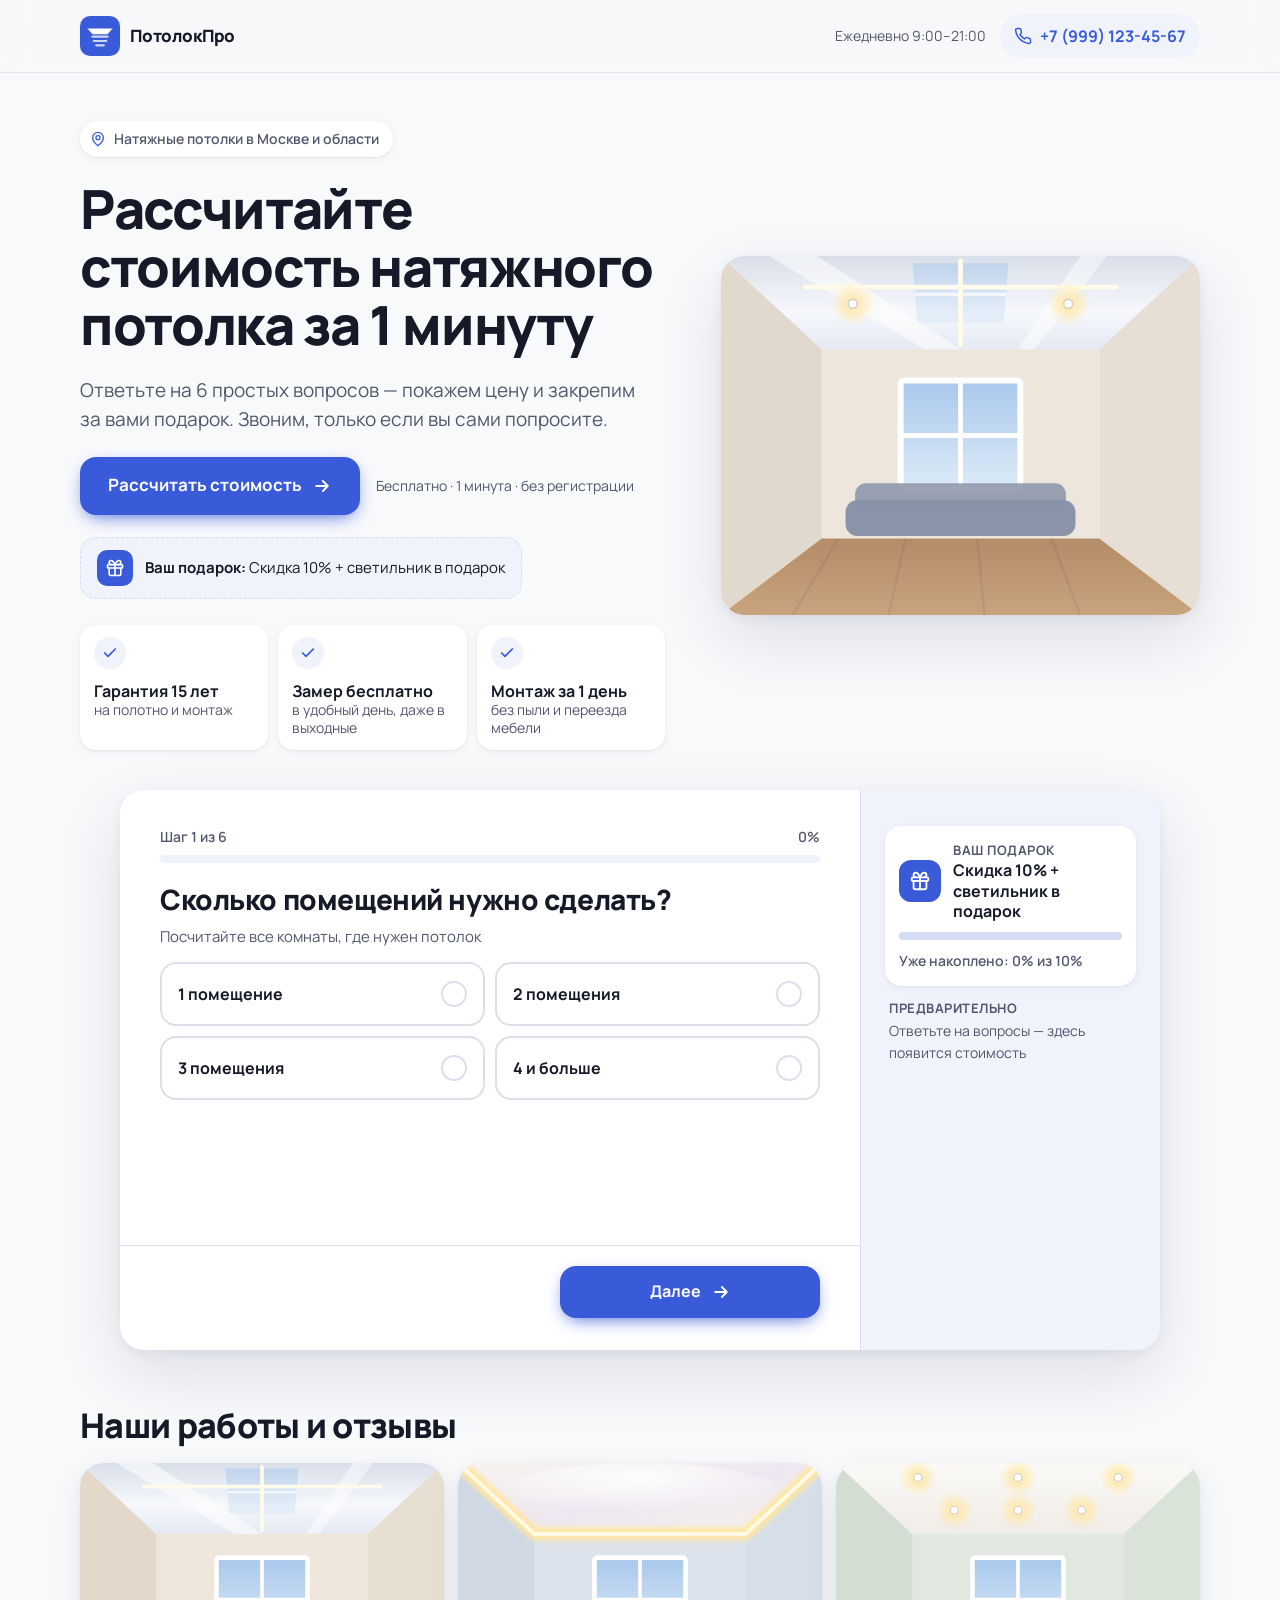
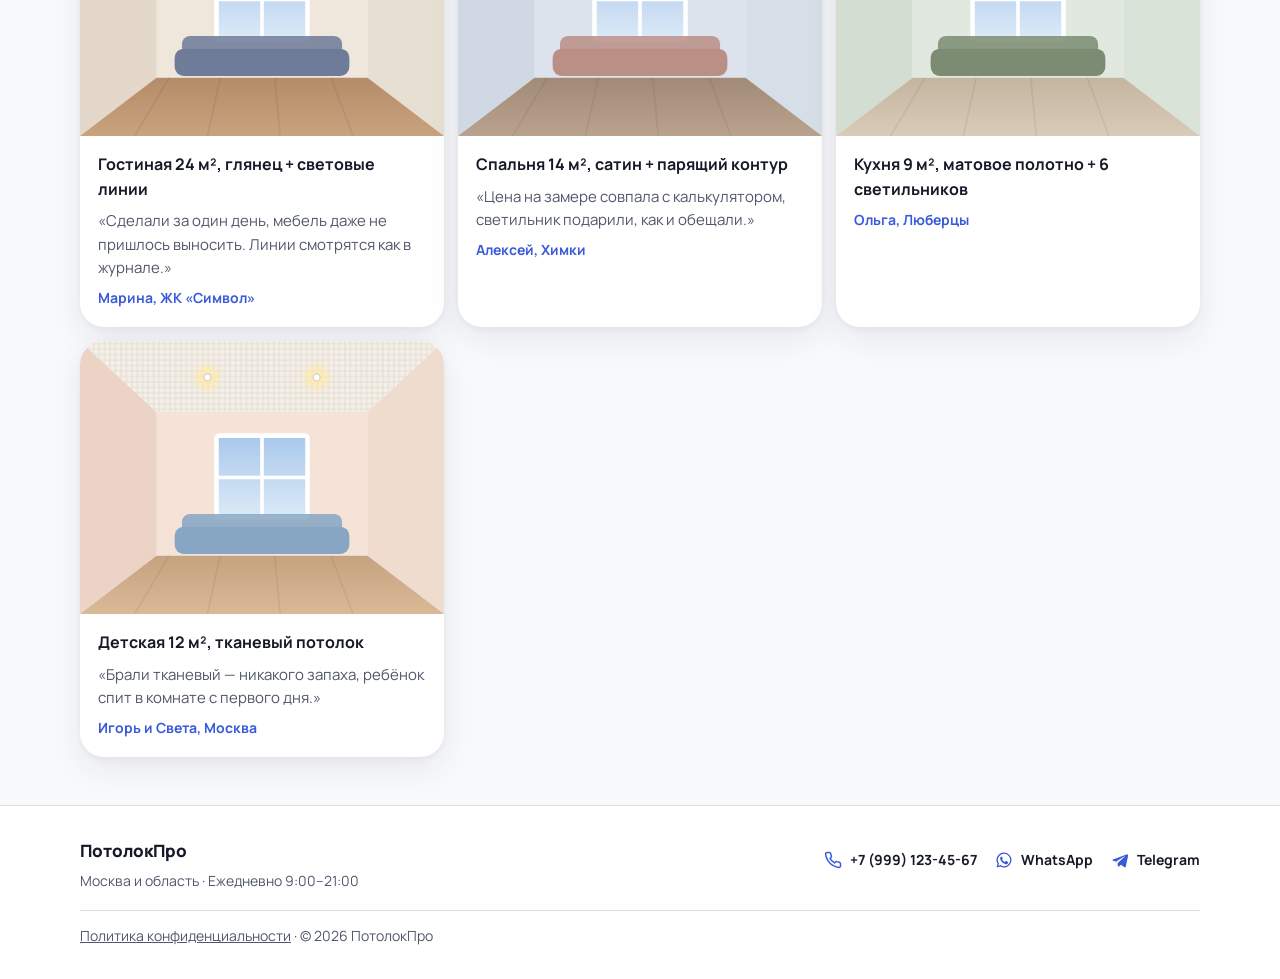
<file: index.html>
<!doctype html>
<html lang="ru">
<head>
  <meta charset="utf-8">
  <meta name="viewport" content="width=device-width, initial-scale=1, viewport-fit=cover">

  <!--
    SEO и превью ссылки в мессенджерах.
    title, description и favicon сайт сам подставит из таблицы (meta_title, meta_description, favicon_url).
    НО: Telegram, WhatsApp и ВКонтакте не запускают JavaScript, когда строят превью ссылки,
    поэтому строки og:* ниже нужно один раз поправить руками под свою компанию.
  -->
  <title>Калькулятор стоимости натяжного потолка</title>
  <meta name="description" content="Рассчитайте стоимость натяжного потолка за 1 минуту. Бесплатный замер, гарантия, монтаж за 1 день.">
  <meta property="og:type" content="website">
  <meta property="og:locale" content="ru_RU">
  <meta property="og:title" content="Рассчитайте стоимость натяжного потолка за 1 минуту">
  <meta property="og:description" content="Ответьте на 6 вопросов — покажем цену и закрепим за вами подарок.">
  <!-- После публикации замените на полный адрес: https://ваш-сайт.ru/img/og-image.png -->
  <meta property="og:image" content="img/og-image.png">
  <meta property="og:image:width" content="1200">
  <meta property="og:image:height" content="630">
  <meta name="twitter:card" content="summary_large_image">
  <meta name="theme-color" content="#3A5BD9">
  <link rel="icon" href="img/favicon.svg" type="image/svg+xml">
  <link rel="apple-touch-icon" href="img/apple-touch-icon.png">

  <!-- Шрифт Manrope с кириллицей. display=swap — текст виден сразу, даже пока шрифт грузится -->
  <link rel="preconnect" href="https://fonts.googleapis.com">
  <link rel="preconnect" href="https://fonts.gstatic.com" crossorigin>
  <link rel="stylesheet" href="https://fonts.googleapis.com/css2?family=Manrope:wght@400;500;600;700;800&display=swap">

  <!-- Заранее начинаем качать настройки, чтобы страница появилась быстрее -->
  <link rel="preload" href="config.json" as="fetch" crossorigin="anonymous">
  <link rel="stylesheet" href="styles.css">
</head>
<body id="top" data-page="quiz">
  <a class="skip-link" href="#quiz">Перейти к расчёту стоимости</a>

  <header class="site-header" id="site-header">
    <div class="container header__inner">
      <span class="skeleton skeleton--brand"></span>
    </div>
  </header>

  <main>
    <!-- Первый экран -->
    <section class="hero" aria-labelledby="hero-title">
      <div class="container hero__inner" id="hero-inner">
        <div class="hero__content" aria-busy="true">
          <span class="skeleton skeleton--badge"></span>
          <span class="skeleton skeleton--title"></span>
          <span class="skeleton skeleton--title skeleton--short"></span>
          <span class="skeleton skeleton--text"></span>
          <span class="skeleton skeleton--btn"></span>
        </div>
      </div>
    </section>

    <!-- Квиз-калькулятор -->
    <section class="quiz-section" id="quiz" aria-label="Калькулятор стоимости">
      <div class="container">
        <div class="quiz" id="quiz-root"></div>
      </div>
    </section>

    <!-- Наши работы и отзывы (появится, если заполнен лист «Отзывы и работы») -->
    <section class="works" id="works" hidden></section>
  </main>

  <footer class="site-footer" id="site-footer"></footer>

  <noscript>
    <div class="noscript">Для расчёта стоимости включите JavaScript в браузере или позвоните нам.</div>
  </noscript>

  <script src="app.js" defer></script>
</body>
</html>
</file>
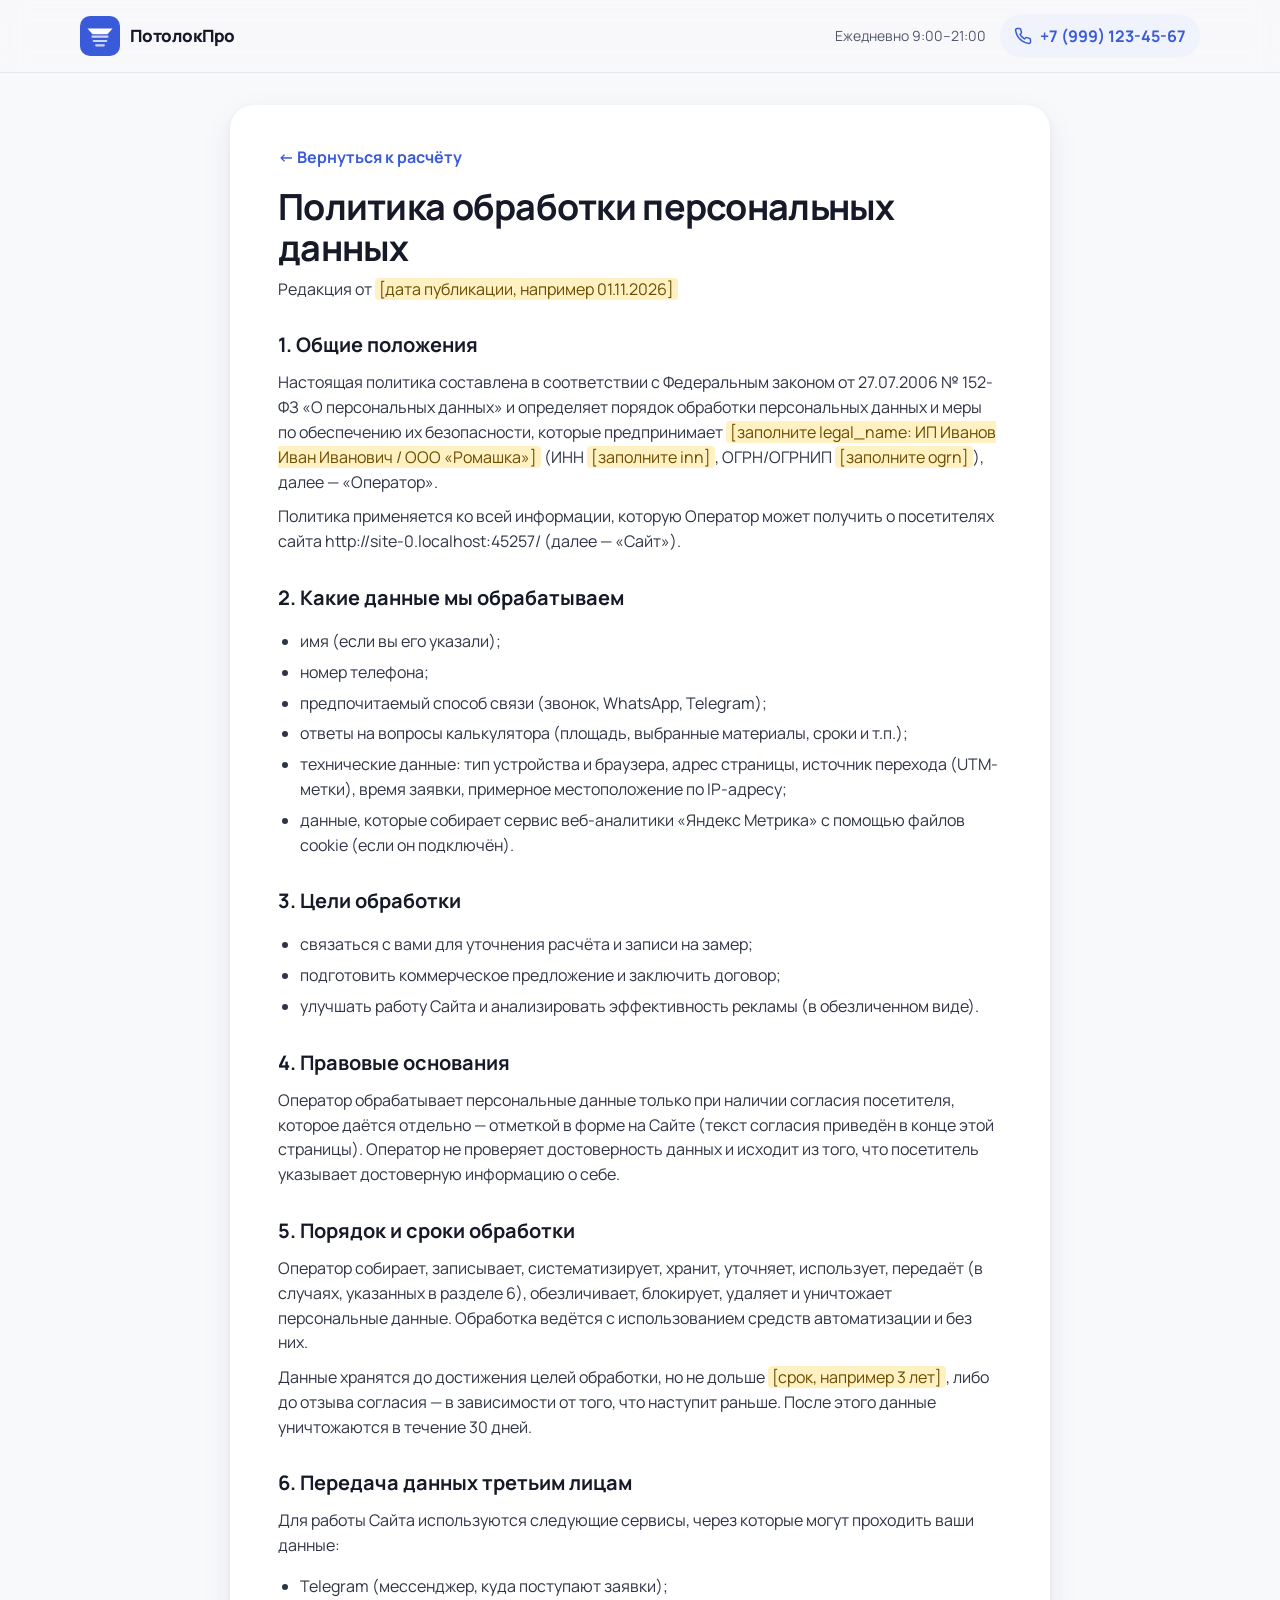
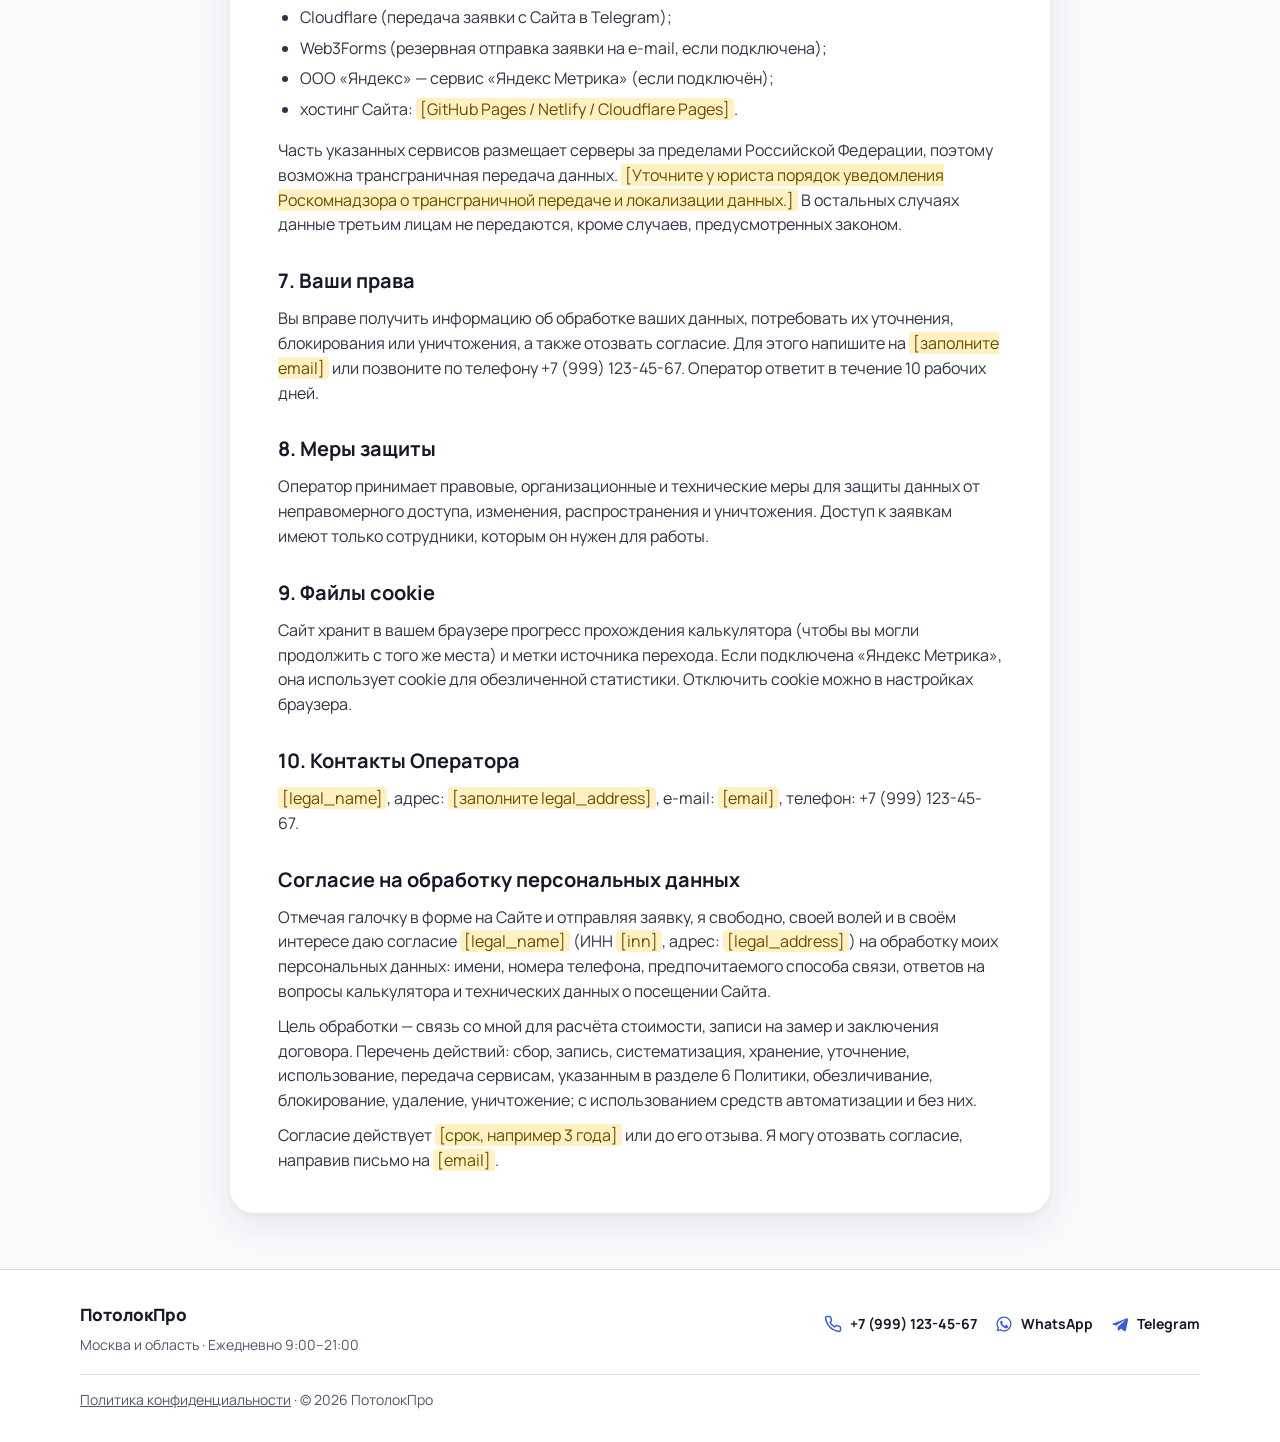
<file: policy.html>
<!doctype html>
<html lang="ru">
<head>
  <meta charset="utf-8">
  <meta name="viewport" content="width=device-width, initial-scale=1, viewport-fit=cover">
  <title>Политика обработки персональных данных</title>
  <meta name="robots" content="noindex, follow">
  <meta name="theme-color" content="#3A5BD9">
  <link rel="icon" href="img/favicon.svg" type="image/svg+xml">
  <link rel="preconnect" href="https://fonts.googleapis.com">
  <link rel="preconnect" href="https://fonts.gstatic.com" crossorigin>
  <link rel="stylesheet" href="https://fonts.googleapis.com/css2?family=Manrope:wght@400;500;600;700;800&display=swap">
  <link rel="stylesheet" href="styles.css">
</head>
<!--
  ШАБЛОН. Реквизиты (название, ИНН, ОГРН, адрес, e-mail) подставляются автоматически
  из листа «Настройки»: legal_name, inn, ogrn, legal_address, email.
  Пока поле не заполнено, на странице видна жёлтая пометка «[заполните …]».
  Перед запуском обязательно покажите этот текст юристу: шаблон не заменяет консультацию.
-->
<body data-page="policy">
  <header class="site-header" id="site-header"></header>

  <main class="doc">
    <div class="container">
      <article class="doc__card">
        <a class="doc__back" href="index.html">← Вернуться к расчёту</a>
        <h1>Политика обработки персональных данных</h1>
        <p class="doc__meta">Редакция от <span class="fill-me">[дата публикации, например 01.11.2026]</span></p>

        <h2>1. Общие положения</h2>
        <p>
          Настоящая политика составлена в соответствии с Федеральным законом от 27.07.2006 № 152-ФЗ
          «О персональных данных» и определяет порядок обработки персональных данных и меры по обеспечению
          их безопасности, которые предпринимает
          <span data-s="legal_name" class="fill-me">[заполните legal_name: ИП Иванов Иван Иванович / ООО «Ромашка»]</span>
          (ИНН <span data-s="inn" class="fill-me">[заполните inn]</span>,
          ОГРН/ОГРНИП <span data-s="ogrn" class="fill-me">[заполните ogrn]</span>),
          далее — «Оператор».
        </p>
        <p>
          Политика применяется ко всей информации, которую Оператор может получить о посетителях сайта
          <span data-s="site" class="fill-me">[адрес сайта]</span> (далее — «Сайт»).
        </p>

        <h2>2. Какие данные мы обрабатываем</h2>
        <ul>
          <li>имя (если вы его указали);</li>
          <li>номер телефона;</li>
          <li>предпочитаемый способ связи (звонок, WhatsApp, Telegram);</li>
          <li>ответы на вопросы калькулятора (площадь, выбранные материалы, сроки и т.п.);</li>
          <li>технические данные: тип устройства и браузера, адрес страницы, источник перехода (UTM-метки), время заявки, примерное местоположение по IP-адресу;</li>
          <li>данные, которые собирает сервис веб-аналитики «Яндекс Метрика» с помощью файлов cookie (если он подключён).</li>
        </ul>

        <h2>3. Цели обработки</h2>
        <ul>
          <li>связаться с вами для уточнения расчёта и записи на замер;</li>
          <li>подготовить коммерческое предложение и заключить договор;</li>
          <li>улучшать работу Сайта и анализировать эффективность рекламы (в обезличенном виде).</li>
        </ul>

        <h2>4. Правовые основания</h2>
        <p>
          Оператор обрабатывает персональные данные только при наличии согласия посетителя, которое
          даётся отдельно — отметкой в форме на Сайте (текст согласия приведён в конце этой страницы).
          Оператор не проверяет достоверность данных и исходит из того, что посетитель указывает
          достоверную информацию о себе.
        </p>

        <h2>5. Порядок и сроки обработки</h2>
        <p>
          Оператор собирает, записывает, систематизирует, хранит, уточняет, использует, передаёт (в случаях,
          указанных в разделе 6), обезличивает, блокирует, удаляет и уничтожает персональные данные.
          Обработка ведётся с использованием средств автоматизации и без них.
        </p>
        <p>
          Данные хранятся до достижения целей обработки, но не дольше
          <span class="fill-me">[срок, например 3 лет]</span>, либо до отзыва согласия — в зависимости от того,
          что наступит раньше. После этого данные уничтожаются в течение 30 дней.
        </p>

        <h2>6. Передача данных третьим лицам</h2>
        <p>Для работы Сайта используются следующие сервисы, через которые могут проходить ваши данные:</p>
        <ul>
          <li>Telegram (мессенджер, куда поступают заявки);</li>
          <li>Cloudflare (передача заявки с Сайта в Telegram);</li>
          <li>Web3Forms (резервная отправка заявки на e-mail, если подключена);</li>
          <li>ООО «Яндекс» — сервис «Яндекс Метрика» (если подключён);</li>
          <li>хостинг Сайта: <span class="fill-me">[GitHub Pages / Netlify / Cloudflare Pages]</span>.</li>
        </ul>
        <p>
          Часть указанных сервисов размещает серверы за пределами Российской Федерации, поэтому возможна
          трансграничная передача данных. <span class="fill-me">[Уточните у юриста порядок уведомления Роскомнадзора о трансграничной передаче и локализации данных.]</span>
          В остальных случаях данные третьим лицам не передаются, кроме случаев, предусмотренных законом.
        </p>

        <h2>7. Ваши права</h2>
        <p>
          Вы вправе получить информацию об обработке ваших данных, потребовать их уточнения, блокирования
          или уничтожения, а также отозвать согласие. Для этого напишите на
          <span data-s="email" class="fill-me">[заполните email]</span>
          или позвоните по телефону <span data-s="phone" class="fill-me">[телефон]</span>.
          Оператор ответит в течение 10 рабочих дней.
        </p>

        <h2>8. Меры защиты</h2>
        <p>
          Оператор принимает правовые, организационные и технические меры для защиты данных от
          неправомерного доступа, изменения, распространения и уничтожения. Доступ к заявкам имеют только
          сотрудники, которым он нужен для работы.
        </p>

        <h2>9. Файлы cookie</h2>
        <p>
          Сайт хранит в вашем браузере прогресс прохождения калькулятора (чтобы вы могли продолжить с того же
          места) и метки источника перехода. Если подключена «Яндекс Метрика», она использует cookie для
          обезличенной статистики. Отключить cookie можно в настройках браузера.
        </p>

        <h2>10. Контакты Оператора</h2>
        <p>
          <span data-s="legal_name" class="fill-me">[legal_name]</span>,
          адрес: <span data-s="legal_address" class="fill-me">[заполните legal_address]</span>,
          e-mail: <span data-s="email" class="fill-me">[email]</span>,
          телефон: <span data-s="phone" class="fill-me">[телефон]</span>.
        </p>

        <h2 id="consent">Согласие на обработку персональных данных</h2>
        <p>
          Отмечая галочку в форме на Сайте и отправляя заявку, я свободно, своей волей и в своём интересе
          даю согласие <span data-s="legal_name" class="fill-me">[legal_name]</span>
          (ИНН <span data-s="inn" class="fill-me">[inn]</span>, адрес:
          <span data-s="legal_address" class="fill-me">[legal_address]</span>)
          на обработку моих персональных данных: имени, номера телефона, предпочитаемого способа связи,
          ответов на вопросы калькулятора и технических данных о посещении Сайта.
        </p>
        <p>
          Цель обработки — связь со мной для расчёта стоимости, записи на замер и заключения договора.
          Перечень действий: сбор, запись, систематизация, хранение, уточнение, использование, передача
          сервисам, указанным в разделе 6 Политики, обезличивание, блокирование, удаление, уничтожение;
          с использованием средств автоматизации и без них.
        </p>
        <p>
          Согласие действует <span class="fill-me">[срок, например 3 года]</span> или до его отзыва.
          Я могу отозвать согласие, направив письмо на <span data-s="email" class="fill-me">[email]</span>.
        </p>
      </article>
    </div>
  </main>

  <footer class="site-footer" id="site-footer"></footer>
  <script src="app.js" defer></script>
</body>
</html>
</file>
<file: styles.css>
/* ==========================================================================
   Квиз-калькулятор — styles.css
   Mobile-first: сначала стили для телефона, ниже — для широких экранов.
   Цвета бренда приходят из настроек: app.js записывает их в переменные --c-*.
   ========================================================================== */

/* ---------- 1. Переменные (значения по умолчанию до загрузки настроек) ---------- */
:root {
  --c-primary: #3a5bd9;
  --c-primary-hover: #2945b8;
  --c-on-primary: #ffffff;
  --c-primary-ink: #2f4fc9;
  --c-primary-soft: #f1f4fe;
  --c-primary-soft-2: #dbe2fa;
  --c-bg: #f7f8fc;
  --c-surface: #ffffff;
  --c-ink: #161b2e;
  --c-muted: #535a6e;
  --c-line: #dfe3ee;
  --c-error: #c62828;
  --c-warn-bg: #fff6e6;
  --c-warn-line: #f3d18c;
  --c-wa: #1fa855;
  --c-tg: #229ed9;
  --shadow-hsl: 228 40% 22%;

  --font: 'Manrope', system-ui, -apple-system, 'Segoe UI', Roboto, Arial, sans-serif;
  --radius-s: 12px;
  --radius-m: 16px;
  --radius-l: 24px;
  --shadow-s: 0 1px 2px hsl(var(--shadow-hsl) / 0.06), 0 2px 8px hsl(var(--shadow-hsl) / 0.05);
  --shadow-m: 0 2px 6px hsl(var(--shadow-hsl) / 0.05), 0 12px 32px hsl(var(--shadow-hsl) / 0.08);
  --shadow-l: 0 4px 12px hsl(var(--shadow-hsl) / 0.05), 0 24px 64px hsl(var(--shadow-hsl) / 0.12);
  --ease: cubic-bezier(0.2, 0.7, 0.2, 1);
  --header-h: 64px;
}

/* ---------- 2. Базовые стили ---------- */
*,
*::before,
*::after { box-sizing: border-box; }

html {
  -webkit-text-size-adjust: 100%;
  scroll-padding-top: calc(var(--header-h) + 12px);
}

body {
  margin: 0;
  min-height: 100vh;
  font-family: var(--font);
  font-size: 16px;
  line-height: 1.55;
  color: var(--c-ink);
  background: var(--c-bg);
  -webkit-font-smoothing: antialiased;
  overflow-x: hidden;
}

img, svg { display: block; max-width: 100%; }
svg { flex-shrink: 0; }
button, input, select, textarea { font: inherit; color: inherit; }
button { cursor: pointer; }
a { color: var(--c-primary-ink); }
h1, h2, h3, p { margin: 0; }
[hidden] { display: none !important; }

:focus-visible {
  outline: 3px solid var(--c-primary-ink);
  outline-offset: 3px;
  border-radius: 6px;
}

.container {
  width: min(100% - 32px, 1120px);
  margin-inline: auto;
}

.skip-link {
  position: absolute;
  left: 16px;
  top: -100px;
  z-index: 100;
  padding: 12px 18px;
  background: var(--c-ink);
  color: #fff;
  border-radius: var(--radius-s);
  font-weight: 700;
  text-decoration: none;
}
.skip-link:focus { top: 12px; }

.noscript {
  padding: 16px;
  text-align: center;
  background: var(--c-warn-bg);
}

/* ---------- 3. Кнопки ---------- */
.btn {
  display: inline-flex;
  align-items: center;
  justify-content: center;
  gap: 10px;
  min-height: 52px;
  padding: 12px 22px;
  border: 2px solid transparent;
  border-radius: var(--radius-m);
  font-weight: 700;
  font-size: 16px;
  line-height: 1.2;
  text-decoration: none;
  text-align: center;
  transition: background-color 0.2s var(--ease), border-color 0.2s var(--ease), transform 0.15s var(--ease), box-shadow 0.2s var(--ease);
  -webkit-tap-highlight-color: transparent;
}
.btn svg { width: 20px; height: 20px; }
.btn:active { transform: translateY(1px) scale(0.99); }
.btn:disabled { cursor: not-allowed; opacity: 0.6; }

.btn--primary {
  background: var(--c-primary);
  color: var(--c-on-primary);
  box-shadow: 0 6px 18px -6px var(--c-primary);
}
.btn--primary:hover { background: var(--c-primary-hover); }

.btn--ghost {
  background: transparent;
  color: var(--c-ink);
  border-color: var(--c-line);
}
.btn--ghost:hover { border-color: var(--c-primary-soft-2); background: var(--c-primary-soft); }

.btn--lg { min-height: 58px; padding: 14px 26px; font-size: 17px; }
.btn--block { width: 100%; }

.btn--link {
  min-height: 44px;
  padding: 8px 12px;
  background: none;
  color: var(--c-primary-ink);
  font-weight: 600;
}
.btn--link:hover { background: var(--c-primary-soft); }

.btn--wa { background: var(--c-wa); color: #fff; }
.btn--wa:hover { background: #178a45; }
.btn--tg { background: var(--c-tg); color: #fff; }
.btn--tg:hover { background: #1886ba; }

.btn.is-loading { position: relative; pointer-events: none; }
.btn.is-loading::after {
  content: '';
  width: 18px;
  height: 18px;
  border: 2.5px solid currentColor;
  border-right-color: transparent;
  border-radius: 50%;
  animation: spin 0.7s linear infinite;
}
.btn.is-loading svg { display: none; }

/* ---------- 4. Шапка ---------- */
.site-header {
  position: sticky;
  top: 0;
  z-index: 20;
  background: color-mix(in srgb, var(--c-bg) 86%, transparent);
  -webkit-backdrop-filter: saturate(1.4) blur(12px);
  backdrop-filter: saturate(1.4) blur(12px);
  border-bottom: 1px solid color-mix(in srgb, var(--c-line) 70%, transparent);
}
.header__inner {
  display: flex;
  align-items: center;
  justify-content: space-between;
  gap: 12px;
  min-height: var(--header-h);
}
.brand {
  display: flex;
  align-items: center;
  gap: 10px;
  min-width: 0;
  color: var(--c-ink);
  text-decoration: none;
}
.brand__logo { width: auto; height: 40px; max-width: 140px; object-fit: contain; }
.brand__mark {
  display: grid;
  place-items: center;
  width: 40px;
  height: 40px;
  flex-shrink: 0;
  border-radius: 12px;
  background: var(--c-primary);
  color: var(--c-on-primary);
  font-weight: 800;
  font-size: 18px;
}
.brand__name {
  font-weight: 800;
  font-size: 17px;
  letter-spacing: -0.01em;
  white-space: nowrap;
  overflow: hidden;
  text-overflow: ellipsis;
}
.header__contact { display: flex; align-items: center; gap: 14px; flex-shrink: 0; }
.header__hours { display: none; color: var(--c-muted); font-size: 14px; }
.header__phone {
  display: inline-flex;
  align-items: center;
  justify-content: center;
  gap: 8px;
  min-width: 44px;
  min-height: 44px;
  border-radius: 50%;
  background: var(--c-primary-soft);
  color: var(--c-primary-ink);
  font-weight: 700;
  text-decoration: none;
}
.header__phone svg { width: 20px; height: 20px; }
.header__phone-text { display: none; }

/* ---------- 5. Первый экран ---------- */
.hero { padding: 28px 0 8px; }
.hero__inner { display: grid; gap: 32px; align-items: center; }
.hero__content { display: grid; gap: 18px; justify-items: start; }

.hero__badge {
  display: inline-flex;
  align-items: center;
  gap: 8px;
  padding: 7px 14px 7px 10px;
  border-radius: 999px;
  background: var(--c-surface);
  box-shadow: var(--shadow-s);
  color: var(--c-muted);
  font-size: 14px;
  font-weight: 600;
}
.hero__badge svg { width: 16px; height: 16px; color: var(--c-primary-ink); }

.hero__title {
  font-size: clamp(30px, 8.2vw, 54px);
  line-height: 1.08;
  font-weight: 800;
  letter-spacing: -0.025em;
  text-wrap: balance;
}
.hero__subtitle {
  max-width: 560px;
  font-size: clamp(16px, 2.2vw, 19px);
  color: var(--c-muted);
  text-wrap: pretty;
}
.hero__cta { display: grid; gap: 10px; width: 100%; }
.hero__cta .btn { width: 100%; }
.hero__note { font-size: 14px; color: var(--c-muted); text-align: center; }

.hero__gift {
  display: flex;
  align-items: center;
  gap: 12px;
  padding: 12px 16px;
  border-radius: var(--radius-m);
  background: var(--c-primary-soft);
  border: 1px dashed var(--c-primary-soft-2);
  font-size: 15px;
}
.hero__gift-icon {
  display: grid;
  place-items: center;
  width: 36px;
  height: 36px;
  flex-shrink: 0;
  border-radius: 10px;
  background: var(--c-primary);
  color: var(--c-on-primary);
}
.hero__gift-icon svg { width: 20px; height: 20px; }

.benefits {
  display: grid;
  gap: 10px;
  width: 100%;
  margin: 4px 0 0;
  padding: 0;
  list-style: none;
}
.benefit {
  display: flex;
  align-items: center;
  gap: 12px;
  padding: 12px 14px;
  border-radius: var(--radius-m);
  background: var(--c-surface);
  box-shadow: var(--shadow-s);
}
.benefit__icon {
  display: grid;
  place-items: center;
  width: 32px;
  height: 32px;
  flex-shrink: 0;
  border-radius: 50%;
  background: var(--c-primary-soft);
  color: var(--c-primary-ink);
}
.benefit__icon svg { width: 16px; height: 16px; }
.benefit__text { display: grid; line-height: 1.3; }
.benefit__text b { font-weight: 700; }
.benefit__text small { color: var(--c-muted); font-size: 14px; }

.hero__media img {
  width: 100%;
  height: auto;
  border-radius: var(--radius-l);
  box-shadow: var(--shadow-l);
}

/* Скелетон, пока грузятся настройки */
.skeleton {
  display: block;
  border-radius: 10px;
  background: linear-gradient(90deg, var(--c-line) 25%, var(--c-primary-soft) 50%, var(--c-line) 75%);
  background-size: 200% 100%;
  animation: shimmer 1.4s infinite;
}
.skeleton--brand { width: 160px; height: 32px; }
.skeleton--badge { width: 200px; height: 30px; border-radius: 999px; }
.skeleton--title { width: 100%; height: 38px; }
.skeleton--short { width: 70%; }
.skeleton--text { width: 90%; height: 44px; }
.skeleton--btn { width: 100%; height: 58px; border-radius: var(--radius-m); }

/* ---------- 6. Квиз ---------- */
.quiz-section { padding: 24px 0 40px; scroll-margin-top: calc(var(--header-h) + 8px); }
.quiz { scroll-margin-top: calc(var(--header-h) + 8px); }

.quiz__card {
  display: grid;
  background: var(--c-surface);
  border-radius: var(--radius-l);
  box-shadow: var(--shadow-l);
  overflow: clip;
}
.quiz__main {
  display: flex;
  flex-direction: column;
  min-width: 0;
  padding: 20px 18px 0;
}

/* Прогресс */
.quiz__progress { margin-bottom: 20px; }
.progress__meta {
  display: flex;
  justify-content: space-between;
  margin-bottom: 8px;
  color: var(--c-muted);
  font-size: 14px;
  font-weight: 600;
}
.progress__bar {
  height: 8px;
  border-radius: 999px;
  background: var(--c-primary-soft);
  overflow: hidden;
}
.progress__bar span {
  display: block;
  height: 100%;
  border-radius: inherit;
  background: var(--c-primary);
  transition: width 0.45s var(--ease);
}

/* Шаг */
.quiz__stage { flex: 1; }
.step { display: grid; gap: 14px; }
.step__title {
  font-size: clamp(22px, 5.6vw, 28px);
  line-height: 1.2;
  font-weight: 800;
  letter-spacing: -0.015em;
  text-wrap: balance;
}
.step__title:focus { outline: none; }
.step__title:focus-visible { outline: 3px solid var(--c-primary-ink); }
.step__optional {
  display: inline-block;
  vertical-align: middle;
  padding: 2px 10px;
  border-radius: 999px;
  background: var(--c-primary-soft);
  color: var(--c-muted);
  font-size: 13px;
  font-weight: 600;
  letter-spacing: 0;
}
.step__hint { color: var(--c-muted); font-size: 15px; margin-top: -6px; }
.step__error,
.form__error {
  min-height: 1px;
  color: var(--c-error);
  font-weight: 600;
  font-size: 15px;
}
.step__error:empty,
.form__error:empty { display: none; }
.shake { animation: shake 0.35s var(--ease); }

/* Анимация смены шага */
.anim-fwd { animation: step-in-fwd 0.32s var(--ease); }
.anim-back { animation: step-in-back 0.32s var(--ease); }

/* Варианты ответа */
.options { display: grid; gap: 10px; }
.options--grid { grid-template-columns: repeat(2, minmax(0, 1fr)); }

.opt {
  position: relative;
  display: flex;
  flex-direction: column;
  border: 2px solid var(--c-line);
  border-radius: var(--radius-m);
  background: var(--c-surface);
  transition: border-color 0.2s var(--ease), box-shadow 0.2s var(--ease), background-color 0.2s var(--ease);
}
.opt:hover { border-color: var(--c-primary-soft-2); box-shadow: var(--shadow-s); }
.opt.is-selected { border-color: var(--c-primary); background: var(--c-primary-soft); }

.opt__btn {
  display: flex;
  align-items: center;
  gap: 12px;
  width: 100%;
  min-height: 60px;
  padding: 14px 16px;
  border: 0;
  border-radius: calc(var(--radius-m) - 2px);
  background: none;
  text-align: left;
  -webkit-tap-highlight-color: transparent;
}
.opt__btn:focus-visible { outline-offset: -2px; }
.opt__body { display: grid; gap: 2px; flex: 1; min-width: 0; }
.opt__text { font-weight: 700; font-size: 16px; line-height: 1.3; overflow-wrap: anywhere; }
.opt__desc { color: var(--c-muted); font-size: 14px; line-height: 1.35; }

.opt__mark {
  display: grid;
  place-items: center;
  width: 26px;
  height: 26px;
  flex-shrink: 0;
  border: 2px solid var(--c-line);
  border-radius: 50%;
  background: var(--c-surface);
  color: transparent;
  transition: all 0.2s var(--ease);
}
.opt__mark--square { border-radius: 8px; }
.opt__mark svg { width: 15px; height: 15px; }
.opt.is-selected .opt__mark {
  border-color: var(--c-primary);
  background: var(--c-primary);
  color: var(--c-on-primary);
}

/* Карточка с картинкой */
.opt--card .opt__btn {
  flex-direction: column;
  align-items: stretch;
  gap: 0;
  padding: 0;
}
.opt--card .opt__media {
  display: block;
  aspect-ratio: 4 / 3;
  overflow: hidden;
  border-radius: calc(var(--radius-m) - 2px) calc(var(--radius-m) - 2px) 0 0;
  background: var(--c-primary-soft);
}
.opt--card .opt__media img,
.opt--card .opt__media .ph {
  width: 100%;
  height: 100%;
  object-fit: cover;
  transition: transform 0.4s var(--ease);
}
.opt--card:hover .opt__media img { transform: scale(1.04); }
.opt--card .opt__body { padding: 10px 12px 12px; }
.opt--card .opt__text { font-size: 15px; }
.opt--card .opt__desc { font-size: 13px; }
.opt--card .qty { padding: 0 10px 10px; }
.opt--card .qty__btn { width: 40px; height: 40px; }
.opt--card .qty__input { width: 46px; height: 40px; }
.opt--card .opt__mark {
  position: absolute;
  top: 8px;
  right: 8px;
  box-shadow: var(--shadow-s);
}

/* Заглушка вместо картинки */
.ph {
  display: grid;
  place-items: center;
  width: 100%;
  height: 100%;
  background:
    radial-gradient(120% 90% at 20% 10%, var(--c-surface) 0%, transparent 55%),
    linear-gradient(135deg, var(--c-primary-soft) 0%, var(--c-primary-soft-2) 100%);
}
.ph__letter {
  font-size: 34px;
  font-weight: 800;
  color: var(--c-primary-ink);
  opacity: 0.55;
}

/* Вопросы с количеством на узком экране: строки с миниатюрой вместо плиток */
@media (max-width: 519px) {
  .options--qty.options--grid { grid-template-columns: minmax(0, 1fr); }
  .options--qty .opt--card .opt__btn { flex-direction: row; align-items: center; gap: 12px; padding: 10px 12px 10px 10px; }
  .options--qty .opt--card .opt__media { width: 72px; height: 72px; aspect-ratio: auto; flex-shrink: 0; border-radius: 10px; }
  .options--qty .opt--card .opt__body { padding: 0; }
  .options--qty .opt--card .opt__mark { position: static; box-shadow: none; }
}

/* Количество (−  6 шт  +) */
.qty {
  display: flex;
  flex-wrap: wrap;
  align-items: center;
  justify-content: space-between;
  gap: 8px;
  padding: 0 12px 12px;
}
.qty__label { color: var(--c-muted); font-size: 14px; font-weight: 600; }
.qty__ctrl { display: flex; align-items: center; gap: 6px; }
.qty__btn,
.number__btn {
  display: grid;
  place-items: center;
  width: 44px;
  height: 44px;
  flex-shrink: 0;
  border: 2px solid var(--c-line);
  border-radius: var(--radius-s);
  background: var(--c-surface);
  font-size: 22px;
  font-weight: 700;
  line-height: 1;
  transition: border-color 0.2s var(--ease), background-color 0.2s var(--ease);
}
.qty__btn:hover,
.number__btn:hover { border-color: var(--c-primary); background: var(--c-primary-soft); }
.qty__input {
  width: 52px;
  height: 44px;
  padding: 0 4px;
  border: 2px solid var(--c-line);
  border-radius: var(--radius-s);
  background: var(--c-surface);
  text-align: center;
  font-weight: 700;
  -moz-appearance: textfield;
  appearance: textfield;
}
.qty__unit { min-width: 22px; color: var(--c-muted); font-size: 14px; font-weight: 600; }
input[type='number']::-webkit-outer-spin-button,
input[type='number']::-webkit-inner-spin-button { -webkit-appearance: none; margin: 0; }

/* Ползунок */
.range {
  display: grid;
  gap: 14px;
  padding: 20px 16px 16px;
  border-radius: var(--radius-m);
  background: var(--c-primary-soft);
}
.range__value {
  display: flex;
  align-items: baseline;
  justify-content: center;
  gap: 8px;
}
.range__input {
  width: 4.2ch;
  min-width: 96px;
  padding: 4px 8px;
  border: 2px solid transparent;
  border-radius: var(--radius-s);
  background: var(--c-surface);
  font-size: 40px;
  font-weight: 800;
  line-height: 1.1;
  text-align: center;
  letter-spacing: -0.02em;
  -moz-appearance: textfield;
  appearance: textfield;
  box-shadow: var(--shadow-s);
}
.range__input:focus { border-color: var(--c-primary); outline: none; }
.range__unit { font-size: 22px; font-weight: 700; color: var(--c-muted); }
.range__slider {
  --fill: 50%;
  width: 100%;
  height: 44px;
  margin: 0;
  background: transparent;
  -webkit-appearance: none;
  appearance: none;
  cursor: pointer;
}
.range__slider::-webkit-slider-runnable-track {
  height: 8px;
  border-radius: 999px;
  background: linear-gradient(to right, var(--c-primary) var(--fill), var(--c-primary-soft-2) var(--fill));
}
.range__slider::-moz-range-track {
  height: 8px;
  border-radius: 999px;
  background: linear-gradient(to right, var(--c-primary) var(--fill), var(--c-primary-soft-2) var(--fill));
}
.range__slider::-webkit-slider-thumb {
  -webkit-appearance: none;
  width: 30px;
  height: 30px;
  margin-top: -11px;
  border: 3px solid var(--c-primary);
  border-radius: 50%;
  background: var(--c-surface);
  box-shadow: 0 2px 10px hsl(var(--shadow-hsl) / 0.25);
}
.range__slider::-moz-range-thumb {
  width: 24px;
  height: 24px;
  border: 3px solid var(--c-primary);
  border-radius: 50%;
  background: var(--c-surface);
  box-shadow: 0 2px 10px hsl(var(--shadow-hsl) / 0.25);
}
.range__slider:focus-visible { outline: none; }
.range__slider:focus-visible::-webkit-slider-thumb { outline: 3px solid var(--c-primary-ink); outline-offset: 2px; }
.range__slider:focus-visible::-moz-range-thumb { outline: 3px solid var(--c-primary-ink); outline-offset: 2px; }
.range__scale {
  display: flex;
  justify-content: space-between;
  margin-top: -8px;
  color: var(--c-muted);
  font-size: 14px;
  font-weight: 600;
}

/* Ввод числа */
.number {
  display: flex;
  align-items: center;
  justify-content: center;
  gap: 10px;
  padding: 18px 12px;
  border-radius: var(--radius-m);
  background: var(--c-primary-soft);
}
.number__input {
  width: 120px;
  height: 56px;
  padding: 0 8px;
  border: 2px solid var(--c-line);
  border-radius: var(--radius-s);
  background: var(--c-surface);
  font-size: 26px;
  font-weight: 800;
  text-align: center;
  -moz-appearance: textfield;
  appearance: textfield;
}
.number__input:focus { border-color: var(--c-primary); outline: none; }
.number__unit { font-weight: 700; color: var(--c-muted); }

/* Кнопки «Назад / Далее» — на телефоне прилипают к низу экрана */
.quiz__nav {
  position: sticky;
  bottom: 0;
  z-index: 5;
  display: flex;
  justify-content: space-between;
  gap: 10px;
  margin: 20px -18px 0;
  padding: 12px 18px calc(12px + env(safe-area-inset-bottom));
  background: color-mix(in srgb, var(--c-surface) 92%, transparent);
  -webkit-backdrop-filter: blur(10px);
  backdrop-filter: blur(10px);
  border-top: 1px solid var(--c-line);
}
.quiz__nav [data-nav='back'] { padding-inline: 14px; }
.quiz__nav [data-nav='next'] { flex: 1; max-width: 260px; }
.quiz__nav--form { border-top: 0; padding-top: 0; position: static; background: none; }

/* Боковой блок: подарок и предварительная цена */
.quiz__aside {
  display: grid;
  gap: 12px;
  align-content: start;
  padding: 16px 18px 20px;
  background: var(--c-primary-soft);
  border-top: 1px solid var(--c-line);
}
.gift {
  display: grid;
  gap: 10px;
  padding: 14px;
  border-radius: var(--radius-m);
  background: var(--c-surface);
  box-shadow: var(--shadow-s);
}
.gift__head { display: flex; gap: 12px; align-items: center; }
.gift__icon {
  display: grid;
  place-items: center;
  width: 42px;
  height: 42px;
  flex-shrink: 0;
  border-radius: 12px;
  background: var(--c-primary);
  color: var(--c-on-primary);
}
.gift__icon svg { width: 22px; height: 22px; }
.gift__title { color: var(--c-muted); font-size: 13px; font-weight: 700; text-transform: uppercase; letter-spacing: 0.04em; }
.gift__text { font-weight: 700; line-height: 1.3; }
.meter {
  height: 8px;
  border-radius: 999px;
  background: var(--c-primary-soft-2);
  overflow: hidden;
}
.meter span {
  display: block;
  height: 100%;
  border-radius: inherit;
  background: linear-gradient(90deg, var(--c-primary), var(--c-primary-hover));
  transition: width 0.5s var(--ease);
}
.gift__status { color: var(--c-muted); font-size: 14px; font-weight: 600; }

.aside-price { display: grid; gap: 2px; padding: 0 4px; }
.aside-price__label { color: var(--c-muted); font-size: 13px; font-weight: 700; text-transform: uppercase; letter-spacing: 0.04em; }
.aside-price__value { font-size: 22px; font-weight: 800; letter-spacing: -0.01em; font-variant-numeric: tabular-nums; }
.aside-price__hint { color: var(--c-muted); font-size: 14px; }

/* Предварительная стоимость в форме и на экране «Спасибо» */
.estimate {
  display: grid;
  gap: 4px;
  padding: 14px 16px;
  border-radius: var(--radius-m);
  background: var(--c-primary-soft);
  border: 1px solid var(--c-primary-soft-2);
}
.estimate__label { color: var(--c-muted); font-size: 13px; font-weight: 700; text-transform: uppercase; letter-spacing: 0.04em; }
.estimate__value { font-size: 22px; font-weight: 800; font-variant-numeric: tabular-nums; }
.estimate__note { color: var(--c-muted); font-size: 14px; }
.estimate--big { text-align: center; padding: 18px; }
.estimate--big .estimate__value { font-size: clamp(24px, 6vw, 32px); letter-spacing: -0.01em; }

/* ---------- 7. Форма контактов ---------- */
.lead-form { display: grid; gap: 14px; }
.field { display: grid; gap: 6px; margin: 0; padding: 0; border: 0; min-width: 0; }
.field__label { font-weight: 700; font-size: 15px; padding: 0; }
.req { color: var(--c-error); }
.field__input {
  width: 100%;
  height: 54px;
  padding: 0 16px;
  border: 2px solid var(--c-line);
  border-radius: var(--radius-m);
  background: var(--c-surface);
  font-size: 17px;
  transition: border-color 0.2s var(--ease), box-shadow 0.2s var(--ease);
}
.field__input::placeholder { color: #8a90a2; }
.field__input:hover { border-color: var(--c-primary-soft-2); }
.field__input:focus {
  outline: none;
  border-color: var(--c-primary);
  box-shadow: 0 0 0 4px color-mix(in srgb, var(--c-primary) 18%, transparent);
}
.field__input[aria-invalid='true'] { border-color: var(--c-error); }
.field__error { color: var(--c-error); font-size: 14px; font-weight: 600; }
.field__error:empty { display: none; }

.chips { display: flex; flex-wrap: wrap; gap: 8px; }
.chip { position: relative; }
.chip input {
  position: absolute;
  opacity: 0;
  width: 1px;
  height: 1px;
}
.chip span {
  display: inline-flex;
  align-items: center;
  min-height: 44px;
  padding: 8px 16px;
  border: 2px solid var(--c-line);
  border-radius: 999px;
  background: var(--c-surface);
  font-weight: 600;
  font-size: 15px;
  cursor: pointer;
  transition: all 0.2s var(--ease);
}
.chip:hover span { border-color: var(--c-primary-soft-2); }
.chip input:checked + span { border-color: var(--c-primary); background: var(--c-primary-soft); color: var(--c-primary-ink); }
.chip input:focus-visible + span { outline: 3px solid var(--c-primary-ink); outline-offset: 2px; }

.consent {
  display: flex;
  align-items: flex-start;
  gap: 12px;
  font-size: 14px;
  line-height: 1.45;
  color: var(--c-muted);
  cursor: pointer;
}
.consent input {
  width: 22px;
  height: 22px;
  margin: 1px 0 0;
  flex-shrink: 0;
  accent-color: var(--c-primary);
  cursor: pointer;
}
.consent a { font-weight: 600; }

/* Скрытое поле-ловушка для ботов */
.hp {
  position: absolute !important;
  left: -9999px !important;
  width: 1px;
  height: 1px;
  overflow: hidden;
}

.form__secure {
  display: flex;
  align-items: center;
  justify-content: center;
  gap: 8px;
  color: var(--c-muted);
  font-size: 13px;
  text-align: center;
}
.form__secure svg { width: 16px; height: 16px; }

/* ---------- 8. Экран «Спасибо» ---------- */
.thanks { display: grid; gap: 16px; justify-items: center; text-align: center; padding-bottom: 24px; }
.thanks__icon {
  display: grid;
  place-items: center;
  width: 72px;
  height: 72px;
  border-radius: 50%;
  background: var(--c-primary-soft);
  color: var(--c-primary-ink);
  animation: pop 0.5s var(--ease);
}
.thanks__icon svg { width: 36px; height: 36px; }
.thanks__text { color: var(--c-muted); max-width: 460px; }
.thanks .estimate { width: 100%; }
.thanks__gift {
  display: flex;
  align-items: center;
  gap: 12px;
  width: 100%;
  padding: 12px 16px;
  border-radius: var(--radius-m);
  border: 1px dashed var(--c-primary-soft-2);
  text-align: left;
  font-size: 15px;
}
.thanks__lead { font-weight: 600; }
.btn-row { display: grid; gap: 10px; width: 100%; }
.notice {
  display: flex;
  gap: 12px;
  width: 100%;
  padding: 16px;
  border-radius: var(--radius-m);
  text-align: left;
}
.notice svg { width: 26px; height: 26px; margin-top: 2px; }
.notice--warn { background: var(--c-warn-bg); border: 1px solid var(--c-warn-line); }
.notice--warn svg { color: #a15c00; }
.notice .step__title { font-size: 20px; margin-bottom: 4px; }

/* ---------- 9. Наши работы и отзывы ---------- */
.works { padding: 16px 0 48px; }
.section-title {
  margin-bottom: 18px;
  font-size: clamp(24px, 5.4vw, 34px);
  font-weight: 800;
  letter-spacing: -0.02em;
  line-height: 1.15;
}
/* На телефоне — горизонтальная лента с прокруткой пальцем */
.works__track {
  display: grid;
  grid-auto-flow: column;
  grid-auto-columns: 82%;
  gap: 14px;
  margin: 0 -16px;
  padding: 4px 16px 16px;
  overflow-x: auto;
  scroll-snap-type: x mandatory;
  scroll-padding-inline: 16px;
  -webkit-overflow-scrolling: touch;
  scrollbar-width: thin;
}
.work {
  display: flex;
  flex-direction: column;
  margin: 0;
  border-radius: var(--radius-l);
  background: var(--c-surface);
  box-shadow: var(--shadow-m);
  overflow: hidden;
  scroll-snap-align: start;
}
.work__media { aspect-ratio: 4 / 3; background: var(--c-primary-soft); }
.work__media img,
.work__media .ph { width: 100%; height: 100%; object-fit: cover; }
.work__body { display: grid; gap: 8px; padding: 16px 18px 18px; }
.work__caption { font-weight: 700; }
.work__text { margin: 0; color: var(--c-muted); font-size: 15px; }
.work__name { font-weight: 700; font-size: 14px; color: var(--c-primary-ink); }

/* ---------- 10. Подвал ---------- */
.site-footer {
  padding: 32px 0 calc(32px + env(safe-area-inset-bottom));
  background: var(--c-surface);
  border-top: 1px solid var(--c-line);
  color: var(--c-muted);
  font-size: 14px;
}
.footer__inner { display: grid; gap: 18px; }
.footer__col { display: grid; gap: 6px; }
.footer__brand { color: var(--c-ink); font-weight: 800; font-size: 17px; }
.footer__contacts { display: flex; flex-wrap: wrap; gap: 8px 18px; }
.footer__contacts a {
  display: inline-flex;
  align-items: center;
  gap: 8px;
  min-height: 44px;
  color: var(--c-ink);
  font-weight: 700;
  text-decoration: none;
}
.footer__contacts a:hover { color: var(--c-primary-ink); }
.footer__contacts svg { width: 18px; height: 18px; color: var(--c-primary-ink); }
.footer__legal { display: grid; gap: 4px; padding-top: 14px; border-top: 1px solid var(--c-line); }
.footer__legal a { color: inherit; }

/* ---------- 11. Страница политики ---------- */
.doc { padding: 32px 0 56px; }
.doc__card {
  max-width: 820px;
  margin-inline: auto;
  padding: 24px 20px;
  border-radius: var(--radius-l);
  background: var(--c-surface);
  box-shadow: var(--shadow-m);
}
.doc h1 { font-size: clamp(26px, 6vw, 36px); line-height: 1.15; letter-spacing: -0.02em; margin-bottom: 8px; }
.doc h2 { font-size: 20px; margin: 28px 0 10px; scroll-margin-top: calc(var(--header-h) + 16px); }
.doc p, .doc li { color: #2f3546; }
.doc p + p { margin-top: 10px; }
.doc ul { padding-left: 22px; }
.doc li + li { margin-top: 6px; }
.doc__meta { color: var(--c-muted); }
.doc__back { display: inline-flex; margin-bottom: 16px; font-weight: 700; text-decoration: none; }
.fill-me {
  padding: 0 4px;
  border-radius: 4px;
  background: #fff1c2;
  color: #6b4b00;
}

/* ---------- 12. Анимации ---------- */
@keyframes step-in-fwd { from { opacity: 0; transform: translateX(26px); } to { opacity: 1; transform: none; } }
@keyframes step-in-back { from { opacity: 0; transform: translateX(-26px); } to { opacity: 1; transform: none; } }
@keyframes shimmer { to { background-position: -200% 0; } }
@keyframes spin { to { transform: rotate(360deg); } }
@keyframes pop { 0% { transform: scale(0.6); opacity: 0; } 70% { transform: scale(1.08); } 100% { transform: scale(1); opacity: 1; } }
@keyframes shake { 0%, 100% { transform: none; } 25% { transform: translateX(-6px); } 75% { transform: translateX(6px); } }

@media (prefers-reduced-motion: reduce) {
  *, *::before, *::after {
    animation-duration: 0.01ms !important;
    animation-iteration-count: 1 !important;
    transition-duration: 0.01ms !important;
    scroll-behavior: auto !important;
  }
}

/* ---------- 13. Широкие экраны ---------- */
@media (min-width: 420px) {
  .header__phone {
    min-width: 0;
    padding: 0 14px;
    border-radius: 999px;
  }
  .header__phone-text { display: inline; }
  .header__phone-icon svg { width: 18px; height: 18px; }
}

@media (min-width: 640px) {
  .hero { padding: 48px 0 16px; }
  .hero__cta { grid-template-columns: auto 1fr; align-items: center; gap: 16px; }
  .hero__cta .btn { width: auto; }
  .hero__note { text-align: left; }
  .benefits { grid-template-columns: repeat(3, 1fr); }
  .benefit { flex-direction: column; align-items: flex-start; }
  .quiz__main { padding: 32px 32px 0; }
  .quiz__nav { margin-inline: -32px; padding-inline: 32px; }
  .quiz__aside { padding: 20px 32px 28px; grid-template-columns: 1fr auto; align-items: center; }
  .btn-row { grid-template-columns: repeat(auto-fit, minmax(200px, 1fr)); }
  .works__track {
    grid-auto-flow: row;
    grid-template-columns: repeat(2, 1fr);
    grid-auto-columns: auto;
    margin: 0;
    padding: 0;
    overflow: visible;
  }
  .footer__inner { grid-template-columns: 1fr auto; align-items: start; }
  .footer__legal { grid-column: 1 / -1; }
  .doc__card { padding: 40px 48px; }
}

@media (min-width: 720px) {
  .options--grid { grid-template-columns: repeat(3, minmax(0, 1fr)); }
  .options--grid[data-count='4'],
  .options--grid[data-count='2'] { grid-template-columns: repeat(2, minmax(0, 1fr)); }
  .options--grid[data-count='4'] .opt__media { aspect-ratio: 16 / 9; }
  .options--list { grid-template-columns: repeat(2, minmax(0, 1fr)); }
}

@media (min-width: 960px) {
  :root { --header-h: 72px; }
  .header__hours { display: inline; }
  .hero__inner { grid-template-columns: 1.1fr 0.9fr; gap: 56px; }
  .hero__inner:not(:has(.hero__media:not([hidden]))) { grid-template-columns: 1fr; max-width: 820px; }
  .hero__content { gap: 22px; }
  .quiz { max-width: 1040px; margin-inline: auto; }
  .quiz__card { grid-template-columns: minmax(0, 1fr) 300px; min-height: 560px; }
  .quiz__main { padding: 36px 40px 0; }
  .quiz__nav {
    position: static;
    margin: 28px -40px 0;
    padding: 20px 40px 32px;
    background: none;
    -webkit-backdrop-filter: none;
    backdrop-filter: none;
  }
  .quiz__aside {
    grid-template-columns: 1fr;
    align-items: start;
    padding: 36px 24px;
    border-top: 0;
    border-left: 1px solid var(--c-line);
  }
  .quiz.is-done .quiz__card { grid-template-columns: minmax(0, 1fr) 300px; }
  .works__track { grid-template-columns: repeat(3, 1fr); }
}
</file>
